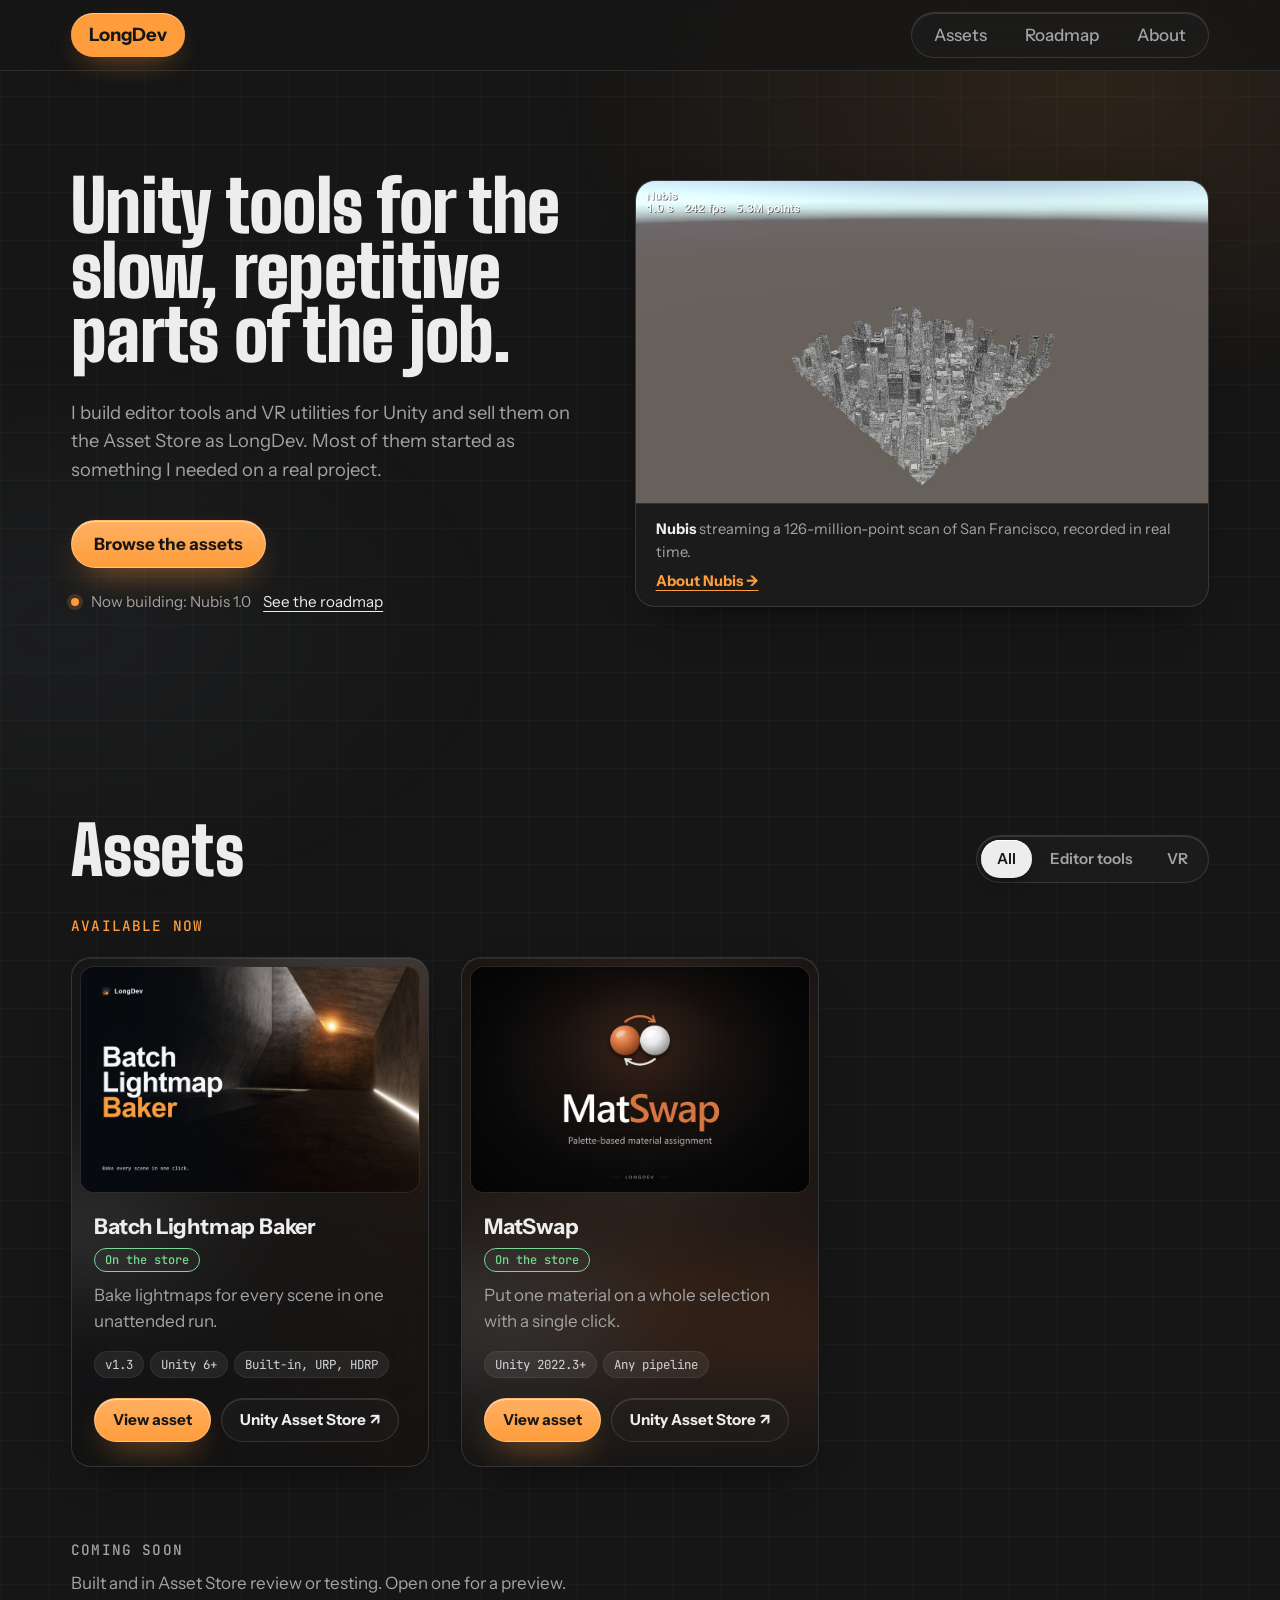
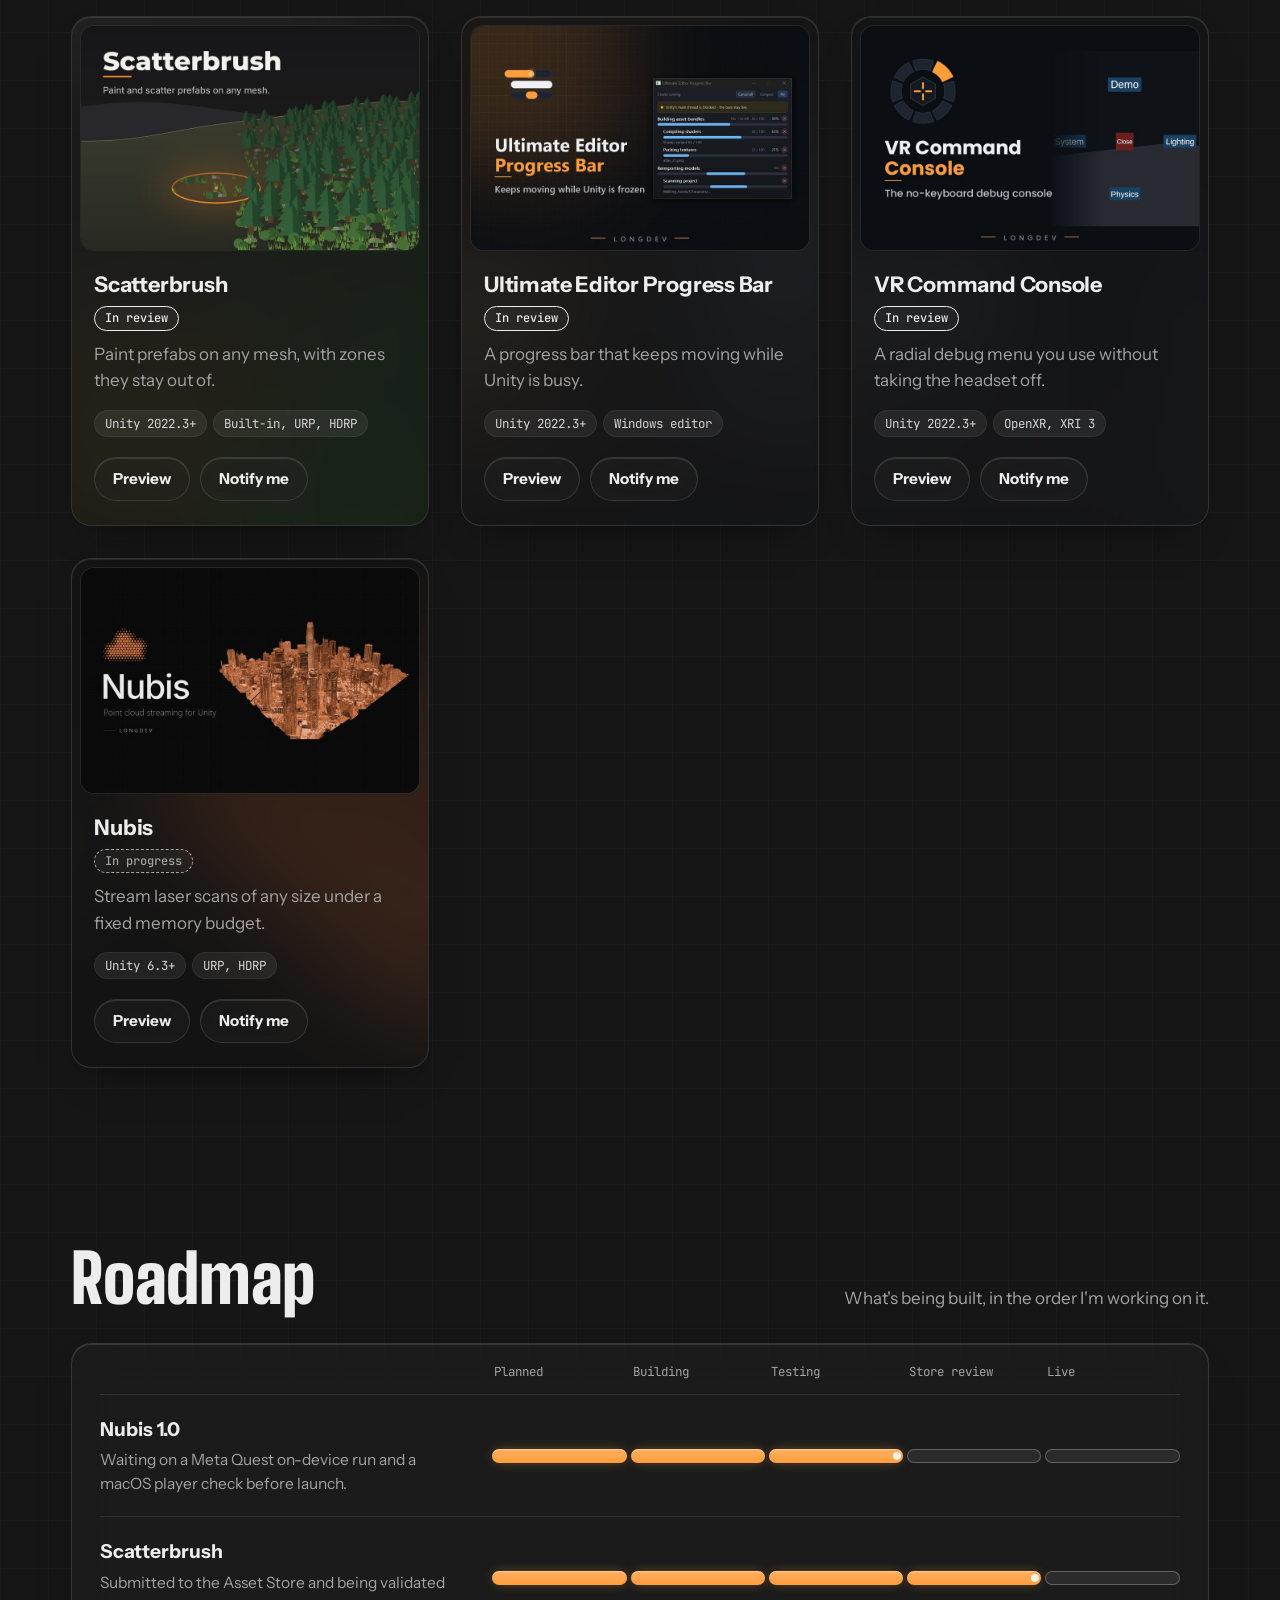
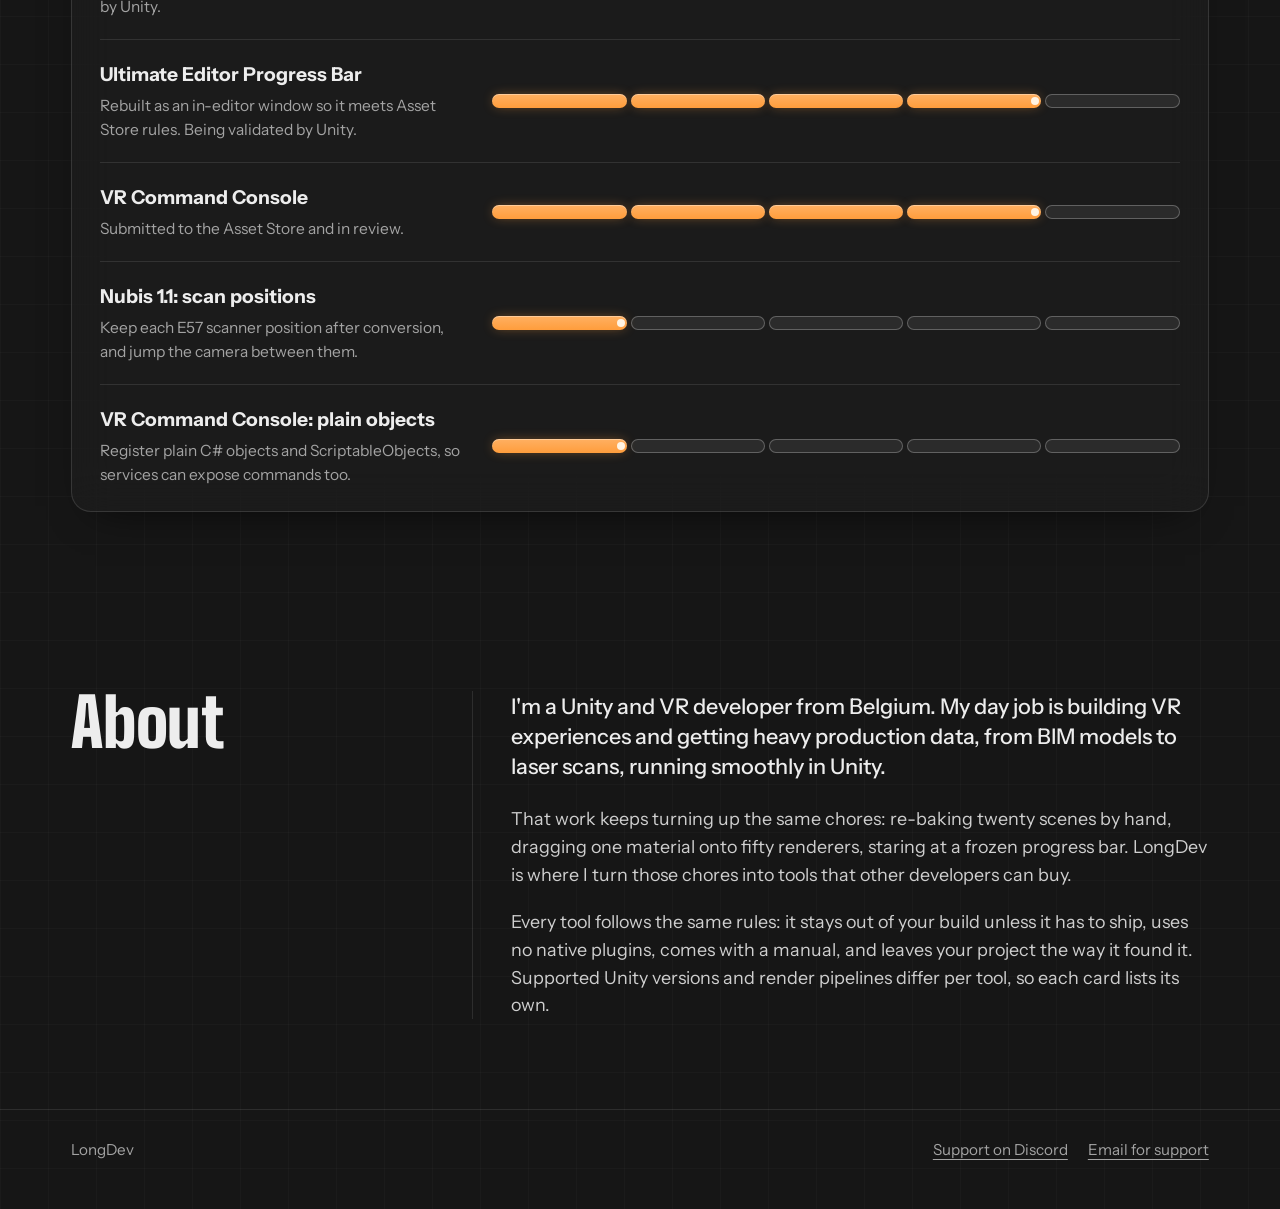
<file: index.html>
<!doctype html>
<html lang="en">
<head>
  <meta charset="utf-8">
  <meta name="viewport" content="width=device-width, initial-scale=1">
  <title>LongDev: Unity editor tools</title>
  <meta name="description" content="Unity editor tools and VR utilities, published on the Unity Asset Store as LongDev.">
  <meta name="theme-color" content="#161616">
  <meta property="og:title" content="LongDev">
  <meta property="og:description" content="Unity tools for the slow, repetitive parts of the job.">
  <meta property="og:type" content="website">
  <meta property="og:url" content="https://longdev-assets.com/">
  <meta property="og:image" content="https://longdev-assets.com/img/batch-lightmap-baker.jpg">
  <meta name="twitter:card" content="summary_large_image">
  <link rel="canonical" href="https://longdev-assets.com/">
  <link rel="icon" href="favicon.svg" type="image/svg+xml">
  <link rel="preconnect" href="https://fonts.googleapis.com">
  <link rel="preconnect" href="https://fonts.gstatic.com" crossorigin>
  <link href="https://fonts.googleapis.com/css2?family=Big+Shoulders+Display:wght@800;900&family=Instrument+Sans:wght@400..700&family=JetBrains+Mono:wght@400;500&display=swap" rel="stylesheet">
  <!-- ?v= keeps the HTML, CSS and scripts in step through browser caches: bump it on every change to them. -->
  <link rel="stylesheet" href="styles.css?v=3">
</head>
<body>
  <a class="skip" href="#assets">Skip to assets</a>

  <header class="top">
    <div class="top-inner">
      <a class="wordmark" href="#">LongDev</a>
      <nav aria-label="Sections">
        <a href="#assets">Assets</a>
        <a href="#roadmap">Roadmap</a>
        <a href="#about">About</a>
      </nav>
    </div>
  </header>

  <main>
    <section class="hero">
      <div class="hero-text">
        <h1 id="tagline"></h1>
        <p class="intro" id="intro"></p>
        <div class="hero-links" id="hero-links"></div>
        <p class="hero-status" id="hero-status"></p>
      </div>
      <figure class="demo">
        <video id="demo-video" autoplay muted loop playsinline preload="metadata" poster="media/nubis-demo.jpg"
               aria-label="Nubis flying over a 126-million-point laser scan of downtown San Francisco, with the frame rate in the corner">
          <source src="media/nubis-demo.mp4" type="video/mp4">
        </video>
        <figcaption>
          <span><strong>Nubis</strong> streaming a 126-million-point scan of San Francisco, recorded in real time.</span>
          <a href="asset.html?a=nubis">About Nubis &rarr;</a>
        </figcaption>
      </figure>
    </section>

    <section id="assets" class="block">
      <div class="block-head">
        <h2>Assets</h2>
        <div class="filters" role="group" aria-label="Filter assets" id="filters"></div>
      </div>
      <div class="group" id="group-live">
        <h3 class="group-title">Available now</h3>
        <ul class="grid" id="grid-live"></ul>
      </div>
      <div class="group" id="group-soon">
        <h3 class="group-title">Coming soon</h3>
        <p class="group-note">Built and in Asset Store review or testing. Open one for a preview.</p>
        <ul class="grid" id="grid-soon"></ul>
      </div>
    </section>

    <section id="roadmap" class="block">
      <div class="block-head">
        <h2>Roadmap</h2>
        <p class="block-note">What's being built, in the order I'm working on it.</p>
      </div>
      <div class="panel roadmap-panel">
        <ol class="stage-scale" id="stage-scale" aria-hidden="true"></ol>
        <ol class="roadmap" id="roadmap-list"></ol>
      </div>
    </section>

    <section id="about" class="block about">
      <h2>About</h2>
      <div class="about-body" id="about-body"></div>
    </section>
  </main>

  <footer class="foot">
    <div class="foot-inner">
      <p id="foot-text"></p>
      <div id="foot-links" class="foot-links"></div>
    </div>
  </footer>

  <script src="data.js?v=3"></script>
  <script src="main.js?v=3"></script>
</body>
</html>
</file>
<file: styles.css>
/* LongDev — glass pass: neutral greys, rounded glass panels and pill controls.
   Orange is kept for actions and progress only. */
:root {
  color-scheme: dark; /* dark-only by design: the whole LongDev brand is dark */

  --bg: #161616;
  --surface: #1c1c1c;
  --chip: rgba(255, 255, 255, .07);
  --line: rgba(255, 255, 255, .10);       /* soft separators */
  --track: rgba(255, 255, 255, .07);      /* empty stage segment */
  --seg-edge: rgba(255, 255, 255, .26);   /* its outline, about 2.6:1 on the page */
  --text: #ededed;      /* 15.5:1 */
  --muted: #a3a3a3;     /* 7.2:1 */
  --orange: #ff9d3c;    /* 8.7:1 */
  --orange-head: #ffc27a;
  --green: #7ad694;

  /* glass */
  --glass: rgba(34, 34, 34, .48);
  --glass-strong: rgba(30, 30, 30, .62);
  --glass-hover: rgba(255, 255, 255, .10);
  --glass-edge: rgba(255, 255, 255, .12);
  --glass-hi: inset 0 1px 0 rgba(255, 255, 255, .12);   /* lit top edge */
  --glass-shadow: 0 18px 40px -24px rgba(0, 0, 0, .75);
  --blur: blur(20px) saturate(1.35);

  --display: "Big Shoulders Display", "Arial Narrow", sans-serif; /* headline and section titles */
  --font: "Instrument Sans", "Segoe UI", system-ui, sans-serif;
  --mono: "JetBrains Mono", ui-monospace, Consolas, monospace;
  --rule: 1px solid var(--line);
  --measure: 62ch;
  --gutter: clamp(16px, 4vw, 56px);
  --max: 1240px;
}

*, *::before, *::after { box-sizing: border-box; }

html { scroll-behavior: smooth; overflow-x: clip; }
/* Clear the sticky header (68px) with room to spare when jumping to a section or the skip target. */
section[id], main[id] { scroll-margin-top: 96px; }
@media (prefers-reduced-motion: reduce) { html { scroll-behavior: auto; } }

body {
  margin: 0;
  background-color: var(--bg);
  /* the editor grid, barely there */
  background-image:
    linear-gradient(to right, rgba(255, 255, 255, .022) 1px, transparent 1px),
    linear-gradient(to bottom, rgba(255, 255, 255, .022) 1px, transparent 1px);
  background-size: 48px 48px;
  color: var(--text);
  font-family: var(--font);
  font-size: 1.0625rem;
  line-height: 1.55;
  -webkit-font-smoothing: antialiased;
}
/* a faint warm light for the glass to pick up */
body::before {
  content: "";
  position: fixed; inset: 0;
  z-index: -1;
  pointer-events: none;
  background:
    radial-gradient(60vw 50vh at 85% 10%, rgba(255, 157, 60, .10), transparent 70%),
    radial-gradient(50vw 45vh at 5% 70%, rgba(150, 170, 200, .05), transparent 70%);
}

a { color: inherit; }
a:focus-visible, button:focus-visible {
  outline: 3px solid var(--orange);
  outline-offset: 3px;
}

.skip {
  position: absolute; left: -9999px; top: 8px;
  background: var(--orange); color: var(--bg); padding: 8px 14px; font-weight: 700; border-radius: 999px;
}
.skip:focus { left: 8px; z-index: 30; }

/* shared glass surface */
.glass, .demo, .panel, .top nav, .filters {
  background: var(--glass);
  -webkit-backdrop-filter: var(--blur);
  backdrop-filter: var(--blur);
  border: 1px solid var(--glass-edge);
  box-shadow: var(--glass-hi), var(--glass-shadow);
}

/* ---------- header: a floating glass bar ---------- */
.top {
  position: sticky; top: 0; z-index: 20;
  padding: 12px 0;
  /* a frosted strip behind the pills, so headings scroll under the bar instead of colliding with the wordmark */
  background: rgba(22, 22, 22, .72);
  -webkit-backdrop-filter: var(--blur);
  backdrop-filter: var(--blur);
  border-bottom: 1px solid var(--line);
}
.top-inner {
  max-width: var(--max);
  margin: 0 auto;
  padding: 0 var(--gutter);
  display: flex; align-items: center; justify-content: space-between; gap: 12px;
}
.wordmark {
  display: inline-flex; align-items: center;
  min-height: 44px;
  padding: 0 18px;
  border-radius: 999px;
  background: var(--orange);
  color: var(--bg);
  font-weight: 700;
  font-size: 1.15rem;
  text-decoration: none;
  letter-spacing: -.01em;
  box-shadow: inset 0 1px 0 rgba(255, 255, 255, .45), 0 10px 30px -12px rgba(255, 157, 60, .6);
}
.top nav {
  display: flex; gap: 2px;
  padding: 4px;
  border-radius: 999px;
}
.top nav a {
  display: inline-flex; align-items: center;
  min-height: 36px;
  padding: 0 clamp(12px, 1.8vw, 18px);
  border-radius: 999px;
  text-decoration: none;
  color: var(--muted);
  font-weight: 500;
}
.top nav a:hover { color: var(--text); background: var(--glass-hover); }

/* ---------- hero ---------- */
.hero {
  max-width: var(--max);
  margin: 0 auto;
  padding: clamp(40px, 8vw, 104px) var(--gutter) clamp(56px, 9vw, 120px);
  display: grid;
  grid-template-columns: minmax(0, 1fr) minmax(0, 1.15fr); /* the demo gets the larger share */
  gap: clamp(32px, 5vw, 64px);
  align-items: center;
}
.hero h1 {
  margin: 0;
  font-family: var(--display);
  font-size: clamp(3.2rem, 5.6vw, 5.2rem);
  line-height: .9;
  font-weight: 900;
  letter-spacing: -.01em;
}
.intro {
  margin: 32px 0 0;
  max-width: 46ch;
  color: var(--muted);
  font-size: 1.15rem;
}
.hero-links { display: flex; flex-wrap: wrap; gap: 12px; margin-top: 36px; }

.btn {
  display: inline-flex; align-items: center;
  min-height: 48px;
  padding: 0 22px;
  border-radius: 999px;
  font-weight: 700;
  text-decoration: none;
  color: var(--text);
  background: var(--glass);
  -webkit-backdrop-filter: var(--blur);
  backdrop-filter: var(--blur);
  border: 1px solid var(--glass-edge);
  box-shadow: var(--glass-hi), var(--glass-shadow);
  transition: background-color .15s, transform .1s;
}
.btn:hover { background: var(--glass-hover); }
.btn.primary {
  color: var(--bg);
  background: linear-gradient(to bottom, #ffb062, var(--orange));
  border-color: rgba(255, 255, 255, .25);
  box-shadow: inset 0 1px 0 rgba(255, 255, 255, .5), 0 14px 34px -14px rgba(255, 157, 60, .7);
}
.btn.primary:hover { background: linear-gradient(to bottom, #ffc27a, #ffa84f); }
.btn:active { transform: scale(.97); }
@media (prefers-reduced-motion: reduce) { .btn { transition: none; } .btn:active { transform: none; } }

.btn.small { min-height: 44px; padding: 0 18px; font-size: .95rem; }

/* one-line development status under the hero buttons */
.hero-status {
  margin: 22px 0 0;
  display: flex; flex-wrap: wrap; align-items: center; gap: 6px 12px;
  color: var(--muted); font-size: .95rem;
}
.hero-status:empty { display: none; }
.hero-status a { color: var(--text); text-underline-offset: 4px; }
.hero-status a:hover { color: var(--orange-head); }
.pulse { width: 8px; height: 8px; border-radius: 50%; background: var(--orange); box-shadow: 0 0 0 4px rgba(255, 157, 60, .18); }

/* product demo in the hero */
.demo { margin: 0; border-radius: 20px; overflow: hidden; align-self: center; }
.demo video { display: block; width: 100%; aspect-ratio: 16 / 9; object-fit: cover; background: #0a0a0a; }
.demo figcaption {
  display: flex; flex-wrap: wrap; justify-content: space-between; align-items: baseline; gap: 6px 16px;
  padding: 14px 20px;
  border-top: var(--rule);
  color: var(--muted);
  font-size: .92rem;
}
.demo figcaption strong { color: var(--text); }
.demo figcaption a { color: var(--orange); font-weight: 700; white-space: nowrap; text-underline-offset: 4px; }
.demo figcaption a:hover { color: var(--orange-head); }

/* continuous bar, placeholder art only */
.track {
  position: relative;
  height: 14px;
  border-radius: 999px;
  background: var(--track);
  overflow: hidden;
}
.fill {
  position: absolute; inset: 0 auto 0 0;
  width: var(--p, 0%);
  border-radius: inherit;
  background: var(--orange);
}
.fill.done { background: var(--text); }

/* segmented stage bar: one pill per roadmap stage */
.seg {
  display: grid;
  grid-template-columns: repeat(var(--stages, 5), 1fr);
  gap: 4px;
  height: 12px;
}
.seg i {
  position: relative;
  border-radius: 999px;
  background: var(--track);
  box-shadow: inset 0 0 0 1px var(--seg-edge);
}
.seg i.on {
  background: linear-gradient(to bottom, #ffb062, var(--orange));
  box-shadow: inset 0 1px 0 rgba(255, 255, 255, .35), 0 0 12px -2px rgba(255, 157, 60, .45);
}
.seg i.current::after { /* the bright head on the stage being worked on */
  content: "";
  position: absolute; right: 2px; top: 50%;
  width: 8px; height: 8px; margin-top: -4px;
  border-radius: 50%;
  background: #fff3e3;
}
.seg.done i { background: var(--text); box-shadow: none; }
.seg.done i::after { display: none; }


/* ---------- section blocks ---------- */
.block {
  max-width: var(--max);
  margin: 0 auto;
  padding: clamp(48px, 7vw, 96px) var(--gutter);
}
.block-head {
  display: flex; flex-wrap: wrap; align-items: end; justify-content: space-between;
  gap: 16px 32px;
  margin-bottom: 32px;
}
.block h2 {
  margin: 0;
  font-family: var(--display);
  font-size: clamp(2.6rem, 5.4vw, 4.2rem);
  font-weight: 900;
  letter-spacing: -.005em;
  line-height: .95;
}
.block-note { margin: 0; color: var(--muted); max-width: 46ch; }

/* filters: a glass pill with pill buttons */
.filters { display: flex; flex-wrap: wrap; gap: 2px; padding: 4px; border-radius: 999px; }
.filters button {
  font: inherit; font-size: .95rem; font-weight: 600;
  min-height: 38px;
  padding: 0 16px;
  border: 0;
  border-radius: 999px;
  color: var(--muted);
  background: transparent;
  cursor: pointer;
  transition: background-color .15s, color .15s;
}
.filters button:hover { color: var(--text); background: var(--glass-hover); }
.filters button[aria-pressed="true"] {
  color: var(--bg);
  background: var(--text);
  box-shadow: inset 0 1px 0 #fff, 0 6px 16px -8px rgba(0, 0, 0, .8);
}
@media (prefers-reduced-motion: reduce) { .filters button { transition: none; } }

/* ---------- asset grid: glass cards with room between them ---------- */
.grid {
  list-style: none; margin: 0; padding: 0;
  display: grid;
  grid-template-columns: repeat(auto-fill, minmax(min(100%, 340px), 1fr));
  gap: clamp(20px, 2.6vw, 32px);
}
.asset {
  position: relative;
  isolation: isolate;
  overflow: hidden;
  display: flex; flex-direction: column;
  border-radius: 20px;
  border: 1px solid var(--glass-edge);
  background: rgba(28, 28, 28, .55);
  -webkit-backdrop-filter: var(--blur);
  backdrop-filter: var(--blur);
  box-shadow: var(--glass-hi), var(--glass-shadow);
}
/* the glass picks up colour from the card's own art, blurred behind it */
.asset::before {
  content: "";
  position: absolute; inset: -25%;
  z-index: -1;
  background: var(--art, radial-gradient(circle at 30% 25%, rgba(255, 157, 60, .45), transparent 60%)) center / cover no-repeat;
  filter: blur(56px) saturate(1.5);
  opacity: .4;
}
.asset[hidden] { display: none; }
.shot {
  aspect-ratio: 3 / 2;
  overflow: hidden;
  margin: 8px 8px 0;
  border-radius: 14px;
  border: 1px solid rgba(255, 255, 255, .08);
  background: rgba(20, 20, 20, .6);
}
.shot img { width: 100%; height: 100%; object-fit: cover; display: block; }

.shot.blank {
  display: grid; grid-template-columns: 1fr; align-content: center; gap: 10px;
  padding: 0 18%;
}
.shot.blank .track { height: 12px; }
.shot.blank .track:nth-child(n+2) { margin-left: 14%; }

.asset-body { padding: 20px 22px 24px; display: flex; flex-direction: column; flex: 1; }
/* "Available now" and "Coming soon" */
.group + .group { margin-top: clamp(48px, 6vw, 72px); }
.group[hidden] { display: none; }
.group-title {
  margin: 0 0 20px;
  font-family: var(--mono);
  font-size: .9rem; font-weight: 500;
  letter-spacing: .08em; text-transform: uppercase;
  color: var(--orange);
}
.group-note { margin: -12px 0 20px; color: var(--muted); }
#group-soon .group-title { color: var(--muted); }
#group-soon .asset { background: rgba(24, 24, 24, .5); }
#group-soon .asset::before { opacity: .22; }

.asset h3 {
  margin: 0;
  font-size: 1.35rem;
  font-weight: 700;
  letter-spacing: -.01em;
  line-height: 1.25;
}
.asset .status { align-self: flex-start; margin-top: 8px; }
.status {
  font-family: var(--mono);
  font-size: .75rem; font-weight: 500; letter-spacing: 0;
  padding: 2px 10px;
  border-radius: 999px;
  border: 1px solid currentColor;
  background: rgba(255, 255, 255, .04);
}
.status.live, .status.free { color: var(--green); }
.status.soon, .status.review { color: var(--text); }
.status.building { color: var(--muted); border-style: dashed; }

.asset p { margin: 10px 0 0; color: var(--muted); max-width: var(--measure); }
.facts { list-style: none; margin: 16px 0 0; padding: 0; display: flex; flex-wrap: wrap; gap: 6px; }
.facts li {
  font-family: var(--mono);
  font-size: .78rem;
  padding: 3px 10px;
  border-radius: 999px;
  background: var(--chip);
  border: 1px solid rgba(255, 255, 255, .06);
  color: #d4d4d4;
}
/* the whole card opens the detail page: the name's link stretches over it */
.card-link { color: inherit; text-decoration: none; }
.card-link::after { content: ""; position: absolute; inset: 0; z-index: 1; border-radius: inherit; }
.card-link:focus-visible { outline: none; }
.asset:has(.card-link:focus-visible) { outline: 3px solid var(--orange); outline-offset: 3px; }
.asset { transition: transform .18s ease, border-color .18s ease; }
.asset:hover { transform: translateY(-3px); border-color: rgba(255, 255, 255, .24); }
@media (prefers-reduced-motion: reduce) { .asset { transition: none; } .asset:hover { transform: none; } }

/* actions sit on the card's bottom edge, whatever the text above them */
.card-actions {
  margin-top: auto;
  padding-top: 20px;
  display: flex; flex-wrap: wrap; gap: 10px;
}
.card-actions .btn { position: relative; z-index: 2; } /* above the card link */

/* ---------- roadmap: one glass panel ---------- */
.panel { border-radius: 20px; }
.roadmap-panel { padding: 18px clamp(18px, 2.4vw, 28px) 4px; }
.stage-scale, .roadmap { list-style: none; margin: 0; padding: 0; }
.stage-scale {
  display: grid;
  grid-template-columns: repeat(var(--stages, 5), 1fr);
  gap: 4px; /* matches .seg so labels sit over their pills */
  margin-left: calc(min(34%, 360px) + 32px);
  padding-bottom: 12px;
  font-family: var(--mono);
  color: var(--muted);
  font-size: .78rem;
}
.stage-scale li { padding-left: 2px; }

.roadmap li {
  display: grid;
  grid-template-columns: min(34%, 360px) 1fr;
  gap: 8px 32px;
  align-items: center;
  padding: 20px 0;
  border-top: var(--rule);
}
.roadmap h3 { margin: 0; font-size: 1.2rem; font-weight: 700; }
.roadmap p { margin: 4px 0 0; color: var(--muted); font-size: .97rem; max-width: 48ch; }
.roadmap .stage-label { display: none; font-family: var(--mono); color: var(--orange); font-size: .85rem; }
.roadmap .seg { height: 14px; }

/* ---------- about ---------- */
.about { display: grid; grid-template-columns: minmax(0, 1fr) minmax(0, 2fr); gap: 32px; }
.about-body { border-left: var(--rule); padding-left: clamp(20px, 3vw, 40px); }
.about-body p { margin: 0 0 1.1em; max-width: var(--measure); color: #cfcfcf; font-size: 1.12rem; }
.about-body p:first-child { color: var(--text); font-size: 1.35rem; line-height: 1.4; font-weight: 500; }
.about-body p:last-child { margin-bottom: 0; }

/* ---------- footer ---------- */
.foot { border-top: var(--rule); }
.foot-inner {
  max-width: var(--max);
  margin: 0 auto;
  padding: 28px var(--gutter) 48px;
  display: flex; flex-wrap: wrap; justify-content: space-between; gap: 16px;
  color: var(--muted); font-size: .95rem;
}
.foot p { margin: 0; }
.foot-links { display: flex; flex-wrap: wrap; gap: 20px; }
.foot-links a { text-decoration: underline; text-underline-offset: 4px; }
.foot-links a:hover { color: var(--text); }

/* ---------- asset detail page ---------- */
.detail .block { padding-top: clamp(28px, 4vw, 48px); padding-bottom: clamp(28px, 4vw, 48px); }
.detail-head { padding-top: clamp(24px, 4vw, 48px); }
.back {
  display: inline-flex; align-items: center; min-height: 44px;
  color: var(--muted); font-weight: 600; text-decoration: none;
}
.back:hover { color: var(--text); }
.detail-grid {
  margin-top: 16px;
  display: grid;
  grid-template-columns: minmax(0, 1.25fr) minmax(0, 1fr);
  gap: clamp(24px, 4vw, 56px);
  align-items: center;
}
.detail-shot { margin: 0; border-radius: 20px; box-shadow: var(--glass-shadow); }
.detail-title {
  margin: 0;
  font-family: var(--display);
  font-size: clamp(3rem, 6vw, 5.2rem);
  font-weight: 900;
  line-height: .92;
  letter-spacing: -.005em;
  overflow-wrap: anywhere;
}
.detail-intro .status { display: inline-block; margin-top: 16px; }
.lede { margin: 18px 0 0; color: #cfcfcf; font-size: 1.2rem; max-width: 46ch; }
.detail-intro .hero-links { margin-top: 28px; }

.story { list-style: none; margin: 0; padding: 0; display: grid; gap: clamp(16px, 2vw, 24px); }
.story-item {
  display: grid;
  grid-template-columns: auto minmax(0, 1fr);
  gap: 8px clamp(18px, 3vw, 40px);
  padding: clamp(22px, 3vw, 36px);
}
.story-num {
  font-family: var(--mono);
  color: var(--orange);
  font-size: .95rem;
  padding-top: .55em;
}
.story-item h2 {
  margin: 0 0 12px;
  font-family: var(--display);
  font-size: clamp(2rem, 3.6vw, 2.8rem);
  font-weight: 900;
  line-height: 1;
}
.story-item p { margin: 0 0 1em; max-width: var(--measure); color: #cfcfcf; }
.story-item p:last-child { margin-bottom: 0; }
.proof { list-style: none; margin: 0; padding: 0; display: grid; gap: 12px; max-width: var(--measure); }
.proof li { position: relative; padding-left: 26px; color: #cfcfcf; }
.proof li::before {
  content: ""; position: absolute; left: 2px; top: .55em;
  width: 10px; height: 10px; border-radius: 50%;
  background: linear-gradient(to bottom, #ffb062, var(--orange));
}

.feature-list {
  list-style: none; margin: 0; padding: 0;
  display: grid;
  grid-template-columns: repeat(auto-fill, minmax(min(100%, 300px), 1fr));
  gap: 12px;
}
.feature-list li { padding: 16px 20px; border-radius: 16px; color: #d8d8d8; font-size: 1rem; }
.others { list-style: none; margin: 0; padding: 0; display: flex; flex-wrap: wrap; gap: 10px; }

/* ---------- small screens ---------- */
@media (max-width: 860px) {
  .hero { grid-template-columns: 1fr; align-items: start; }
  .about { grid-template-columns: 1fr; gap: 20px; }
  .about-body { border-left: 0; padding-left: 0; }
  .detail-grid { grid-template-columns: 1fr; }
  .story-item { grid-template-columns: 1fr; }
  .story-num { padding-top: 0; }
  .stage-scale { display: none; }
  .roadmap-panel { padding-top: 4px; }
  .roadmap li { grid-template-columns: 1fr; }
  .roadmap li:first-child { border-top: 0; }
  .roadmap .stage-label { display: block; margin-bottom: 6px; }
  .filters button { min-height: 44px; }
  .top nav a { min-height: 44px; }
}
@media (max-width: 520px) {
  .wordmark { font-size: 1.05rem; padding: 0 14px; }
  .top nav a { padding: 0 10px; font-size: .95rem; }
}

/* Reduce Transparency: glass becomes solid */
@media (prefers-reduced-transparency: reduce) {
  .glass, .demo, .panel, .top nav, .filters, .btn:not(.primary), .asset, .top {
    background: var(--surface);
    -webkit-backdrop-filter: none;
    backdrop-filter: none;
  }
  .top { background: var(--bg); }
  .asset::before, body::before { display: none; }
}

/* Increase Contrast */
@media (prefers-contrast: more) {
  :root {
    --line: #7a7a7a;
    --glass-edge: #7a7a7a;
    --seg-edge: #8a8a8a;
    --track: #2e2e2e;
    --muted: #c2c2c2;
    --glass: rgba(24, 24, 24, .92);
  }
}
</file>
